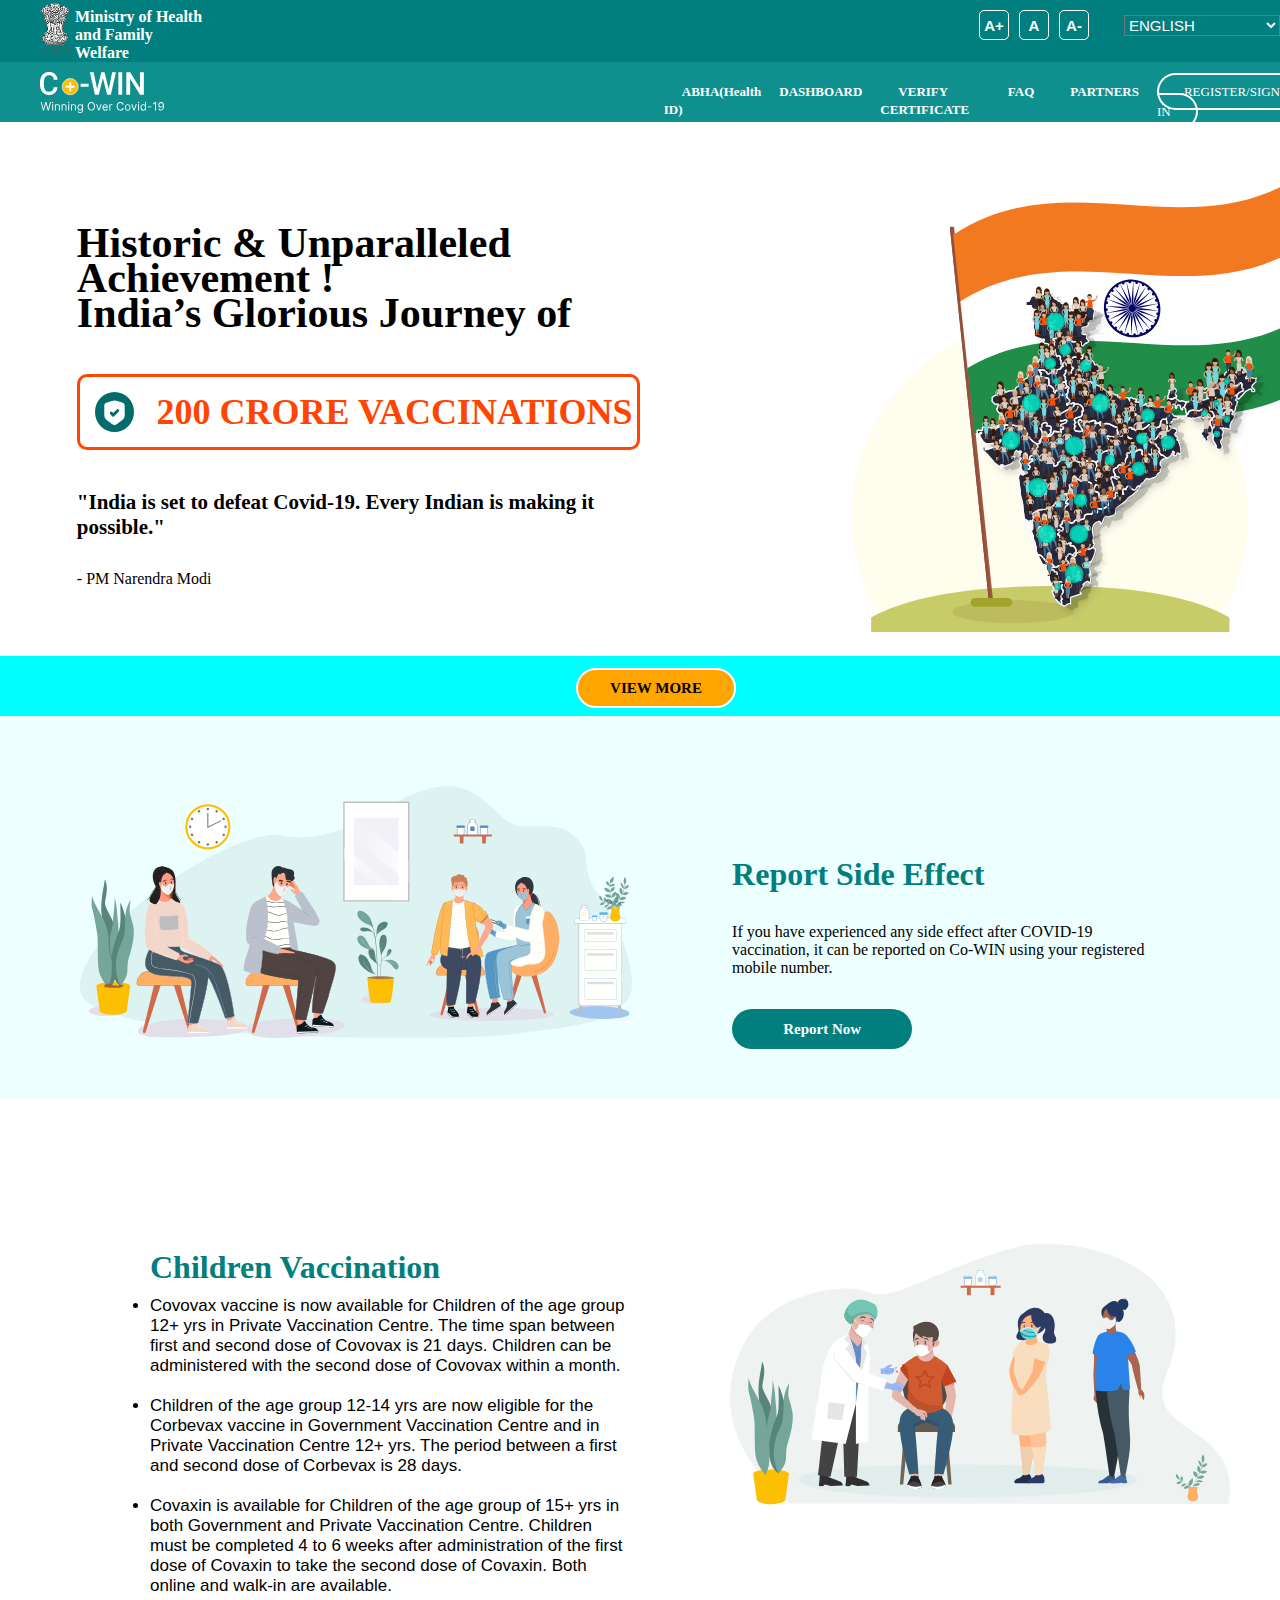
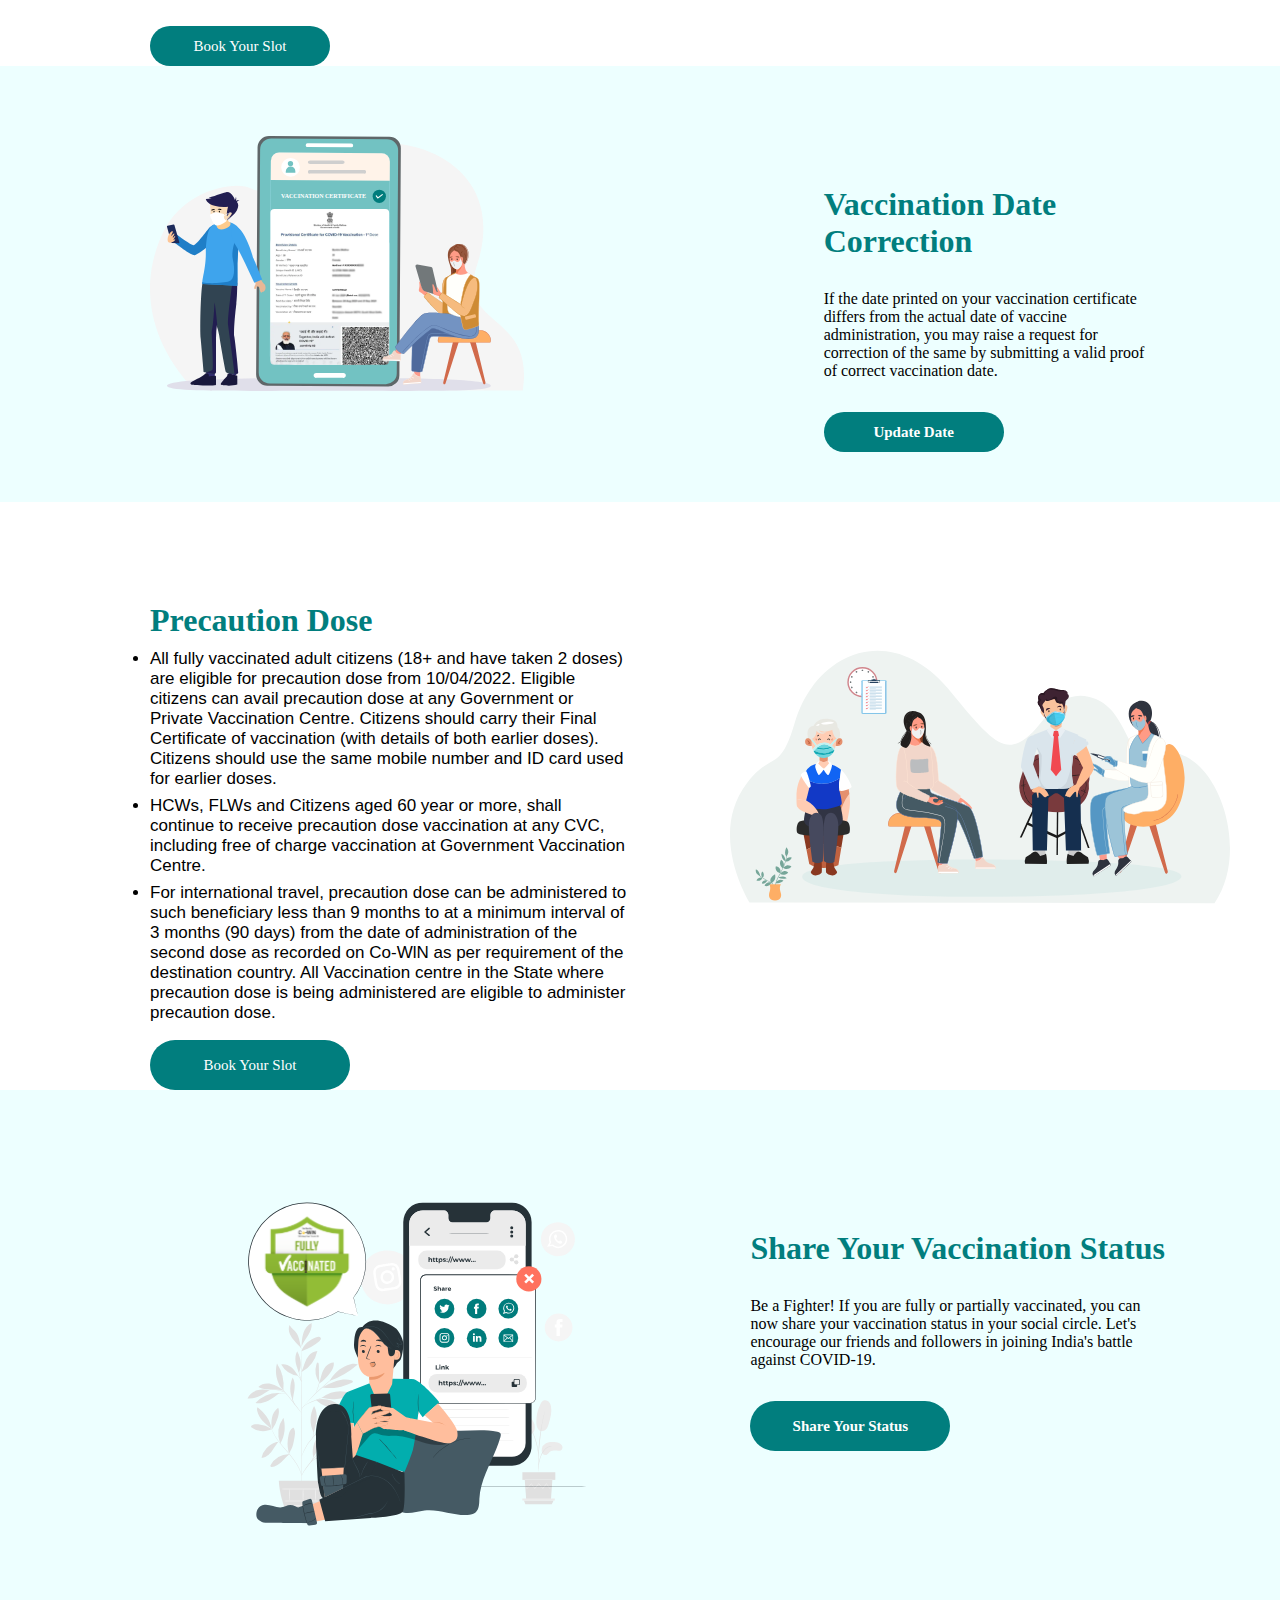
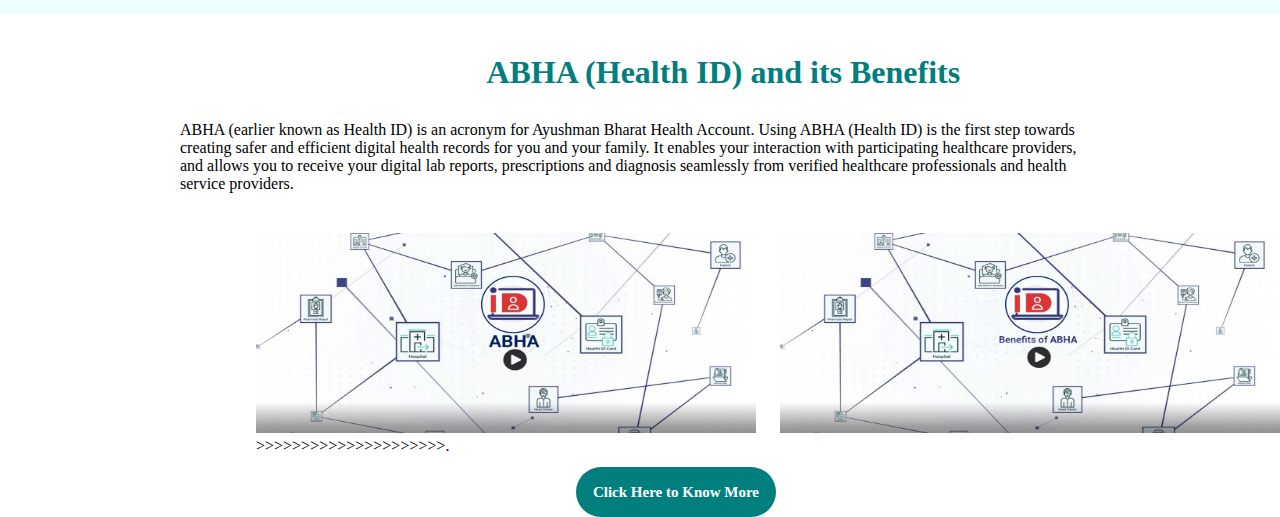
<file: index.html>
<!DOCTYPE html>
<html lang="en">
<head>
    <meta charset="UTF-8">
    <meta http-equiv="X-UA-Compatible" content="IE=edge">
    <meta name="viewport" content="width=device-width, initial-scale=1.0">
    <title>Document</title>
    <link rel="stylesheet" href="index.css">
</head>
<body>
    <header id="head">
        <div class="head1">
        <div class="image">
            <img src="image/logo.png" height="20px" width="30px" >
        </div>
        <div id="text-mca">
            <h4><p>Ministry of Health</p> and
                Family Welfare</h4> 
        </div>
       
        <div class="head2">
        <div id="button-A">
            <button class="A">A+</button>
            <button class="A">A</button>
            <button class="A">A-</button>
        </div>
        <div class="head3">
        <select class="head4">
            <option>ENGLISH</option>
            <option>हिंदी(HINDI)</option>
            <option>ಕನ್ನಡ(KANNDA)</option>
            <option>मराठी(MARATHI)</option>
            <option>മുയലും(MALYALUM)</option>
            <option>ਪੰਜਾਬੀ(PUNJABI)</option>
            <option>తెలుగు(TELEGU)</option>
        </select>
    </div>
        </div>
    </div>

    <div id="second-head">
        <div id="second-head-both">
        <div class="second-head-image">
            <img src="image/2ndlogo.svg">
        </div>
        <div class="second-head-menu">
            <ul>
                <li><a href="">ABHA(Health ID)</a></li>
                <li><a href="">DASHBOARD</a></li>
                <li><a href="">VERIFY CERTIFICATE</a></li>
                <li><a href="">FAQ</a></li>
                <li><a href="">PARTNERS</a></li>
                <li><a href="" class="reg">REGISTER/SIGN IN</a></li>
            </ul>
        </div>
    </div>
    </div>
    </header>
  <div id="second-para">
      <div class="second-para-1">
         <div class="second-para-11">
              <h1><p>Historic & Unparalleled Achievement !</p>
                India’s Glorious Journey of</h1>
         </div>
         <div class="second-para-12">
             <img src="image/200tic.svg">
             <h1>200 CRORE VACCINATIONS</h1>
         </div>
         <div class="second-para-13">
             <h4>"India is set to defeat Covid-19. Every Indian is making it possible."
             </h4>
         </div>
         <div class="second-para-14">
            <p>- PM Narendra Modi</p>
         </div>
      </div>
      <div id="second-para-image">
        <img src="image/indianflag.svg" height="450px" width="500px">
      </div>
  </div>

  <div id="third-para-1">
    <button>VIEW  MORE</button>

  </div>
  <div>
    
    
<!-- //ashif blank -->













  </div>
    
   <div id="forth-para">
    <div class="forth-para-1">
        <img src="image/4thimage.svg">
    </div>
  <div id="forth-para-2">
      <div class="forth-para-11">
         <h1>
            Report Side Effect</h1>
      </div>
      <div class="forth-para-12">
          <p>If you have experienced any side effect after COVID-19 vaccination,
             it can be reported on Co-WIN using your registered mobile number.</p>
      </div>
      <div class="forth-para-13">
           <button>Report Now</button>
      </div>
  </div>
  </div> 

  <div id="fifth-para">
      <div class="fifth-para-1">
        <div class="fifth-para-11">
        <h1>Children Vaccination</h1>
            <ul>
                <li>Covovax vaccine is now available for Children of the age 
                    group 12+ yrs in Private Vaccination Centre. The time span 
                    between first and second dose of Covovax is 21 days. Children
                     can be administered with the second dose of Covovax within a 
                     month.</li>
                <li>Children of the age group 12-14 yrs are now eligible for the Corbevax vaccine 
                    in Government Vaccination Centre and in Private Vaccination Centre 12+ yrs. 
                    The period between a first and second dose of Corbevax is 28 days.</li>
                <li>Covaxin is available for Children of the age group of 15+ yrs in both
                     Government and
                     Private Vaccination Centre. Children must be completed 4 to 6 weeks after
                      administration of the first dose of Covaxin to take the second dose of
                       Covaxin. Both online and walk-in are available.</li>
            </ul>
        </div>
         <div class="fift-para-button">
            <button>Book Your Slot</button>
         </div>
      </div>

      <div id="fift-para-image"> 
        <img src="image/5thimage.svg" height="550px" width="500px">
      </div>
       
  </div>

  <div id="sixth-para">
    <div class="sixth-para-1">
        <img src="image/datacimage.svg">
    </div>
  <div id="sixth-para-2">
      <div class="sixth-para-11">
         <h1>
            Vaccination Date Correction</h1>
      </div>
      <div class="sixth-para-12">
          <p>If the date printed on your vaccination certificate differs from the actual date of vaccine administration, you may raise a request for correction of the same by submitting a valid proof of correct vaccination date.</p>
      </div>
      <div class="sixth-para-13">
           <button>Update Date</button>
      </div>
  </div>
  </div> 
  <div id="seventh-para">
    <div class="seventh-para-1">
      <div class="seventh-para-11">
      <h1>Precaution Dose</h1>
          <ul>
              <li>All fully vaccinated adult citizens (18+ and have taken 2 doses) are
                 eligible for precaution dose from 10/04/2022. Eligible citizens can 
                 avail precaution dose at any Government or Private Vaccination Centre.
                  Citizens should carry their Final Certificate of vaccination 
                  (with details of both earlier doses). Citizens should use the same 
                  mobile number and ID card used for earlier doses.</li>
              <li>HCWs, FLWs and Citizens aged 60 year or more, shall continue to receive 
                precaution dose vaccination at any CVC, including free of charge 
                vaccination at Government Vaccination Centre.</li>
              <li>For international travel, precaution dose can be administered to 
                such beneficiary less than 9 months to at a minimum interval of 3 
                months (90 days) from the date of administration of the second dose 
                as recorded on Co-WlN as per requirement of the destination country. 
                All Vaccination centre in the State where precaution dose is being 
                administered are eligible to administer precaution dose.</li>
          </ul>
      </div>
       <div class="seventh-para-button">
          <button>Book Your Slot</button>
       </div>
    </div>

    <div id="seventh-para-image"> 
      <img src="image/precaptiondoseimage.svg" height="550px" width="500px">
    </div>
     
</div>
<div id="eight-para">
    <div class="eight-para-1">
        <img src="image/shareimage.svg" height="450px" width="400px">
    </div>
  <div id="eight-para-2">
      <div class="eight-para-11">
         <h1>
            Share Your Vaccination Status</h1>
      </div>
      <div class="eight-para-12">
          <p>Be a Fighter! If you are fully or partially vaccinated, you can now share your vaccination status in your social circle. Let's encourage our friends and followers in joining India's battle against COVID-19.</p>
      </div>
      <div class="eight-para-13">
           <button>Share Your Status</button>
      </div>
  </div>
  </div>

  <div id="ninth-para-main">
  <div class="ninth-para">
       <h1>ABHA (Health ID) and its Benefits</h1>
  </div>
  <div class="ninth-para-1">
      <p>ABHA (earlier known as Health ID) is an acronym for Ayushman Bharat Health 
        Account. Using ABHA (Health ID) is the first step towards creating safer and
         efficient digital health records for you and your family. It enables your 
         interaction with participating healthcare providers, and allows you to receive 
         your digital lab reports, prescriptions and diagnosis seamlessly from verified
          healthcare professionals and health service providers.</p>
  </div>
  <div id="ninth-para-image">
      <div class="ninth-para-image-1">
        <img src="image/firstutimage.jpg" height="200px" width="500px" style="position:relative ;">
    >>>>>>>>>>>>>>>>>>>>>.
      </div>
      <div class="ninth-para-image-2">
        <img src="image/secondutuimage.jpg" height="200px" width="500px">
      </div>
  </div>
  <div id="ninth-para-button">
    <button>Click Here to Know More</button>
  </div>
</div>
</body>
</html>
</file>
<file: index.css>
*{
    padding: 0;
    margin: 0;
}
.head1{
    display: flex;
    
    background-color: #017e7e!important;
} 
#head .head1 .image img{
    padding-top: 3px;
    height:50px;
   margin-left: 40px;

}

#head .head1 #text-mca{
    padding-top: 8px;
    color: white;
   padding-left: 5px;
}
.head2{
    display: flex;
    margin-left: 60%;
}
.head3{
    border: none;
    padding-top: 15px;
    margin-left: 30px;

}
     
#button-A{
    display: flex;
    padding-top: 5px;
    /* margin-left: 15px; */
    content: "";
 
}
#button-A .A:hover{
    border:2px solid white;
}
#button-A .A{
    margin: 5px;
    height: 30px;
    width: 30px;
    background-color:transparent;
    border-radius: 5px;
    color: white;
    font-size: 10px;
    border: 1px solid white;
    box-sizing: border-box;
    font-size: 15px;
    font-weight:bolder;
    
}
.head3 .head4{
    background-color: #017e7e!important;
    color: white;
    font-size: 15px;
    
}
#second-head{
    background-color:#108f8f;
    height: 60px;
}
#second-head .second-head-image{
    padding-left: 40px;
    padding-top: 10px;
}
#second-head #second-head-both{
    display: flex;
}
#second-head .second-head-menu ul{
    display: flex;
    list-style: none;
    padding-top: 20px;
   padding-left: 500px;
}
#second-head .second-head-menu ul li a{
    text-decoration: none;
    color: white;
    font-weight: 200px;
    font-size: medium;
    text-align: center;
    font-size: 13px!important;
    padding: 0 18px;
    font-weight: bolder;
  
}

#second-head .second-head-menu ul li  .reg{
    border: 2px solid #fff;
    color: #fff!important;
    padding: 9px 25px!important;
    text-decoration: none;
    border-radius: 30px;
    font-weight: 500!important;
    line-height: 1.5!important;
    text-align: center;
    font-size: 13px!important;
}

#second-para .second-para-1 .second-para-12{
    display: flex;
}
#second-para {
    display: flex;
    margin-top: 40px;
}
.second-para-1{
    margin-left: 6%;
    margin-top: 5%;
}
#second-para .second-para-1 .second-para-12{
    /* padding-bottom: 30px; */
    font-size: 18px;
    border: 3px solid orangered;
    font-weight: 700;
    /* margin-bottom: 1px; */
    line-height: 10px;
   padding-bottom: 15px;
    color: orangered;
    padding-top: 15px;
    border-radius: 10px;
    align-items: center;
}
#second-para .second-para-1 .second-para-12 h1{
    padding-left: 22px;
}
#second-para .second-para-1 .second-para-12 img{
    padding-left: 15px;
}
#second-para .second-para-1 .second-para-11{
    padding-bottom: 25px;
    font-size: 21px;
    font-weight: 700;
    margin-bottom: 18px;
    line-height: 35px;
    color: #000;
}
#second-para .second-para-1 .second-para-13{
    padding-bottom: 20px;
    font-size: 21px;
    font-weight: 700;
    margin-bottom: 10px;
    color: #000;
    padding-top: 40px;

}
#second-para .second-para-1 .second-para-14{
   font-weight: normal;
   font-family: 'Times New Roman', Times, serif;
}
#second-para #second-para-image{
    max-width: 35%;
    margin: 20px auto;
    padding-left: 15%;
}
#third-para-1{
   
    background-color:aqua;
    height: 60px;
    
}
#third-para-1 button{
    margin-top: 12px;
    
    font-size: 15px;
    
    border-radius: 40px;
    margin-left: 45%;
    background-color:orange;
    height: 40px;
    width: 160px;
    border: 2px solid white;
    font-weight: 550;
    font-family: 'Times New Roman', Times, serif;

}
 #forth-para{
    display: flex;
    padding-top: 70px;
    background-color:#edffff;
    padding-bottom: 30px;
} 
#forth-para .forth-para-1{
    margin-left: 80px;
}
#forth-para #forth-para-2{
    margin-left: 100px;
    margin-top: 70px;
    margin-right: 120px;
} 
#forth-para #forth-para-2 .forth-para-11{
    padding-bottom: 30px;
}
#forth-para #forth-para-2 .forth-para-11 h1{
    color: #017e7e;
    font-weight: 750;
}
#forth-para #forth-para-2 .forth-para-12{
    padding-bottom: 20px;
}
#forth-para #forth-para-2 .forth-para-12 p{
    font-size: 16px;
}
#forth-para #forth-para-2 .forth-para-13{
    padding-bottom: 20px;

}
#forth-para #forth-para-2 .forth-para-13 button{
    margin-top: 12px;
    
    font-size: 15px;
    color: white;
    border-radius: 40px;
    background-color:#017e7e;
    height: 40px;
    width: 180px;
    border: none;
    font-weight: 550;
    font-family: 'Times New Roman', Times, serif;
}
#fifth-para{
    display: flex;
    
}
#fifth-para .fifth-para-1{
    padding-top: 150px;
    padding-left: 150px;
}
#fifth-para .fifth-para-1 .fifth-para-11 ul{
     padding-bottom: 10px;
}
#fifth-para .fifth-para-1 .fifth-para-11 ul li{
    padding-bottom: 20px;
    padding-right: 100px;
   font-family: 'Segoe UI', Tahoma, Geneva, Verdana, sans-serif;
   font-size: 17px;
}
#fifth-para .fifth-para-1 .fifth-para-11 h1{
    padding-bottom: 10px;
    color: #017e7e;
}
#fifth-para #fift-para-image{
    padding-right: 50px;
}
#fifth-para .fifth-para-1 .fift-para-button button{

    
    font-size: 15px;
    color: white;
    border-radius: 40px;
    background-color:#017e7e;
    height: 40px;
    width: 180px;
    border: none;
    font-weight: 500;
    font-family: 'Times New Roman', Times, serif;
}
#sixth-para{
    display: flex;
    padding-top: 70px;
    background-color:#edffff;
    padding-bottom: 30px;
} 

#sixth-para .sixth-para-1{
    margin-left: 150px;
}
#sixth-para #sixth-para-2{
    margin-left: 300px;
    margin-top: 50px;
    margin-right: 120px;
} 
#sixth-para #sixth-para-2 .sixth-para-11{
    padding-bottom: 30px;
}
#sixth-para #sixth-para-2 .sixth-para-11 h1{
    color: #017e7e;
    font-weight: 750;
}
#sixth-para #sixth-para-2 .sixth-para-12{
    padding-bottom: 20px;
}
#sixth-para #sixth-para-2 .sixth-para-12 p{
    font-size: 16px;
}
#sixth-para #sixth-para-2 .sixth-para-13{
    padding-bottom: 20px;

}
#sixth-para #sixth-para-2 .sixth-para-13 button{
    margin-top: 12px;
    
    font-size: 15px;
    color: white;
    border-radius: 40px;
    background-color:#017e7e;
    height: 40px;
    width: 180px;
    border: none;
    font-weight: 550;
    font-family: 'Times New Roman', Times, serif;
}
#seventh-para{
    display: flex;
   
}
#seventh-para .seventh-para-1{
    padding-top: 100px;
    padding-left: 150px;
}
#seventh-para .seventh-para-1 .seventh-para-11 ul{
     padding-bottom: 10px;
}
#seventh-para .seventh-para-1 .seventh-para-11 ul li{
    padding-bottom: 7px;
    padding-right: 100px;
   font-family: 'Segoe UI', Tahoma, Geneva, Verdana, sans-serif;
   font-size: 17px;
}
#seventh-para .seventh-para-1 .seventh-para-11 h1{
    padding-bottom: 10px;
    color: #017e7e;
}
#seventh-para #seventh-para-image{
    padding-right: 50px;
}
#seventh-para .seventh-para-1 .seventh-para-button button{

    
    font-size: 15px;
    color: white;
    border-radius: 40px;
    background-color:#017e7e;
    height: 50px;
    width: 200px;
    border: none;
    font-weight: 500;
    font-family: 'Times New Roman', Times, serif;
}

#eight-para{
    display: flex;
    padding-top: 40px;
    background-color:#edffff;
    padding-bottom: 30px;
} 

#eight-para .eight-para-1{
    padding-left: 18%;
}
#eight-para #eight-para-2{
    margin-left: 120px;
    padding-top: 100px;
    margin-right: 110px;
} 
#eight-para #eight-para-2 .eight-para-11{
    padding-bottom: 30px;
}
#eight-para #eight-para-2 .eight-para-11 h1{
    color: #017e7e;
    font-weight: 750;
}
#eight-para #eight-para-2 .eight-para-12{
    padding-bottom: 20px;
}
#eight-para #eight-para-2 .eight-para-12 p{
    font-size: 16px;
}
#sixeightth-para #eight-para-2 .eight-para-13{
    padding-bottom: 20px;

}
#eight-para #eight-para-2 .eight-para-13 button{
    margin-top: 12px;
    
    font-size: 15px;
    color: white;
    border-radius: 40px;
    background-color:#017e7e;
    height: 50px;
    width: 200px;
    border: none;
    font-weight: 550;
    font-family: 'Times New Roman', Times, serif;
}
#ninth-para-image{
    display: flex;
}
#ninth-para-main{
    padding-top: 40px;

}
#ninth-para-main .ninth-para{
    padding-left: 38%;
    padding-bottom: 30px;

}
#ninth-para-main .ninth-para h1{
    color:#017e7e ;
}
#ninth-para-main .ninth-para-1{
    padding-left: 180px;
    padding-right: 180px;
    padding-bottom: 40px;
}
#ninth-para-main #ninth-para-image{
    padding-left: 20%;
}
#ninth-para-main #ninth-para-imagem .ninth-para-image-1{
    padding-left: 40px;
    border: 4px solid red;
    background-position: right;
    
}
#ninth-para-button{
    margin-left: 45%;
    
    
}
#ninth-para-button button{
    margin-top: 12px;
    
    font-size: 15px;
    color: white;
    border-radius: 40px;
    background-color:#017e7e;
    height: 50px;
    width: 200px;
    border: none;
    font-weight: 550;
    font-family: 'Times New Roman', Times, serif;
}
</file>
